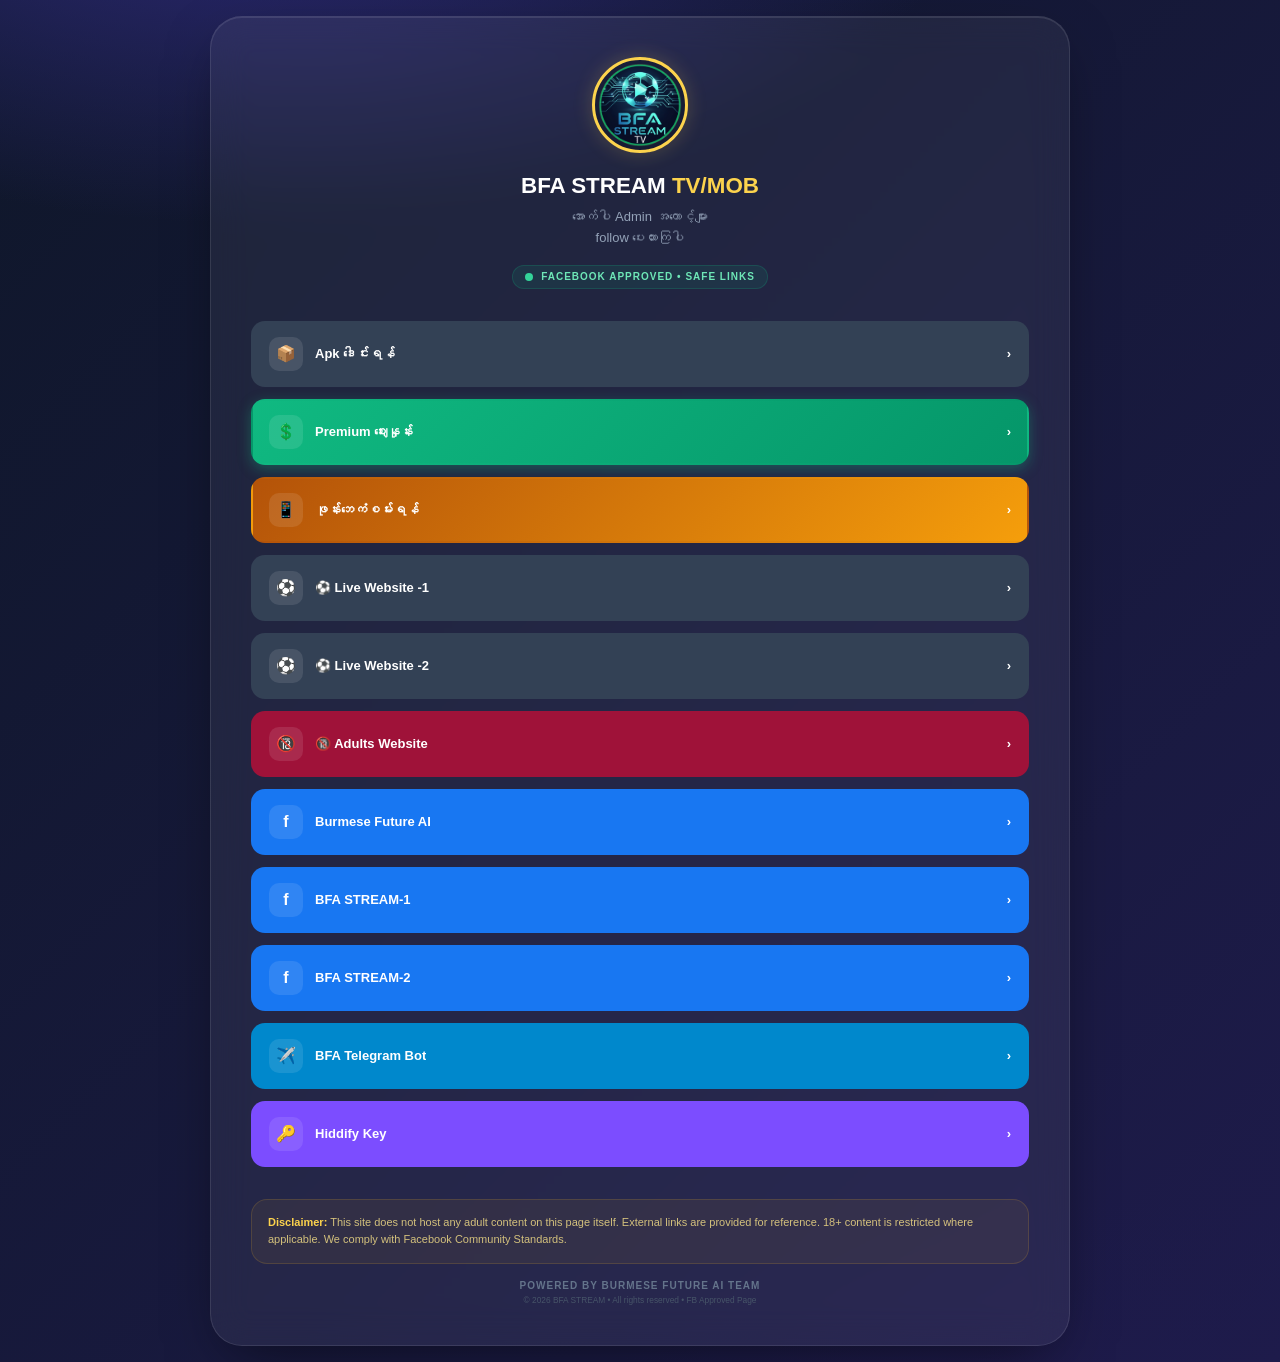
<file: index.html>
<!DOCTYPE html>
<html lang="my">
<head>
  <meta charset="UTF-8" />
  <meta name="viewport" content="width=device-width, initial-scale=1" />
  <title>BFA STREAM - Official Social Links | Facebook Approved</title>
  <meta name="description" content="Official BFA STREAM TV/MOB links hub - Educational & Entertainment" />
  <meta property="og:title" content="BFA STREAM TV/MOB - Official Links" />
  <meta property="og:description" content="Official BFA STREAM TV/MOB links - Download APK, watch on iOS/PC, follow us on social media." />
  <meta property="og:type" content="website" />
  <style>
    *, *::before, *::after { box-sizing: border-box; margin: 0; padding: 0; }
    
    body {
      min-height: 100vh;
      font-family: 'Segoe UI', Roboto, Helvetica, Arial, sans-serif;
      background:
        radial-gradient(1200px 600px at 20% -10%, #2e2a7a 0%, transparent 60%),
        radial-gradient(1000px 500px at 90% 110%, #1e1b4b 0%, transparent 60%),
        linear-gradient(135deg, #0f172a 0%, #1e1b4b 100%);
      color: #fff;
      display: flex;
      align-items: center;
      justify-content: center;
      padding: 1rem;
    }

    .card {
      width: 100%;
      max-width: 560px;
      border-radius: 32px;
      border: 1px solid rgba(255,255,255,0.1);
      background: rgba(255,255,255,0.06);
      backdrop-filter: blur(18px);
      box-shadow: 0 20px 60px -20px rgba(0,0,0,0.6), inset 0 1px 0 0 rgba(255,255,255,0.1);
      padding: 1.75rem 1.25rem;
      text-align: center;
    }

    @media (min-width: 768px) {
      .card { max-width: 860px; padding: 2.5rem; }
      .grid { grid-template-columns: 1fr 1fr; }
    }

    /* Logo Styling */
    .logo {
      width: 96px; 
      height: 96px;
      margin: 0 auto;
      border-radius: 50%;
      border: 3px solid #fcd34d;
      padding: 3px;
      background: rgba(15,23,42,0.6);
      display: flex; 
      align-items: center; 
      justify-content: center;
      font-size: 2rem;
      overflow: hidden;
      box-shadow: 0 0 20px rgba(252, 211, 77, 0.2);
      transition: transform 0.3s ease, box-shadow 0.3s ease;
    }

    .logo:hover {
      transform: scale(1.05);
      box-shadow: 0 0 25px rgba(252, 211, 77, 0.4);
    }

    .logo img {
      width: 100%;
      height: 100%;
      object-fit: cover;
      border-radius: 50%;
    }

    h1 { margin-top: 1.25rem; font-size: 1.4rem; font-weight: 900; }
    h1 span { color: #fcd34d; }
    
    .sub { margin-top: 0.5rem; font-size: 13px; color: #94a3b8; line-height: 1.6; }
    
    .badge {
      display: inline-flex; align-items: center; gap: 0.5rem;
      margin-top: 1rem; padding: 0.35rem 0.75rem;
      border-radius: 999px;
      background: rgba(16,185,129,0.1);
      border: 1px solid rgba(16,185,129,0.2);
      font-size: 10px; font-weight: 700; letter-spacing: 0.1em;
      text-transform: uppercase; color: #6ee7b7;
    }
    
    .badge .dot {
      width: 8px; height: 8px; border-radius: 50%;
      background: #34d399; animation: pulse 2s infinite;
    }
    
    @keyframes pulse { 50% { opacity: 0.5; } }

    .grid {
      margin-top: 2rem;
      display: grid;
      grid-template-columns: 1fr;
      gap: 0.75rem;
      text-align: left;
    }

    /* Base Button Styling */
    .btn {
      display: flex; align-items: center; justify-content: space-between;
      gap: 0.5rem; width: 100%;
      padding: 14px 1rem;
      border-radius: 14px;
      border: 2px solid transparent;
      font-weight: 700; font-size: 13px;
      color: #fff; text-decoration: none;
      cursor: pointer; transition: all 0.2s cubic-bezier(0.4, 0, 0.2, 1);
    }

    .btn:hover { filter: brightness(1.1); transform: translateY(-2px); }
    .btn:active { transform: translateY(0); }

    .btn-inner { display: flex; align-items: center; gap: 0.75rem; min-width: 0; flex: 1; }
    
    .icon {
      width: 34px; height: 34px; flex-shrink: 0;
      border-radius: 10px;
      background: rgba(255,255,255,0.1);
      display: flex; align-items: center; justify-content: center;
      font-size: 16px;
    }
    
    .btn span.label { overflow: hidden; text-overflow: ellipsis; white-space: nowrap; }

    /* Button Colors */
    .slate { background: #334155; }
    .red { background: #ef4444; }
    .blue { background: #1877f2; }
    .tg { background: #0088cc; }
    .black { background: #000; border-color: rgba(255,255,255,0.1); }
    .purple { background: #7c4dff; }
    .gold { background: linear-gradient(135deg, #b45309, #f59e0b); }
    .adult { background: #9f1239; }
    .span2 { grid-column: 1 / -1; }

    /* Premium Money Color Button */
    .btn.moneycolor {
      background: linear-gradient(135deg, #10b981 0%, #059669 100%);
      color: #ffffff;
      box-shadow: 0 4px 14px rgba(16, 185, 129, 0.35);
    }

    .btn.moneycolor:hover {
      box-shadow: 0 6px 20px rgba(16, 185, 129, 0.5);
      background: linear-gradient(135deg, #34d399 0%, #10b981 100%);
    }

    .disclaimer {
      margin-top: 2rem;
      padding: 0.875rem 1rem;
      border-radius: 16px;
      background: rgba(251,191,36,0.06);
      border: 1px solid rgba(251,191,36,0.15);
      text-align: left;
      font-size: 11px; line-height: 1.6;
      color: rgba(253,230,138,0.8);
    }
    .disclaimer strong { color: #fcd34d; }

    .footer {
      margin-top: 1rem;
      font-size: 10px;
      color: #64748b;
      letter-spacing: 0.1em;
      text-transform: uppercase;
      font-weight: 700;
    }
    .footer small {
      display: block;
      margin-top: 0.25rem;
      text-transform: none;
      letter-spacing: normal;
      font-weight: 400;
      color: #475569;
    }
  </style>
</head>
<body>
  <div class="card">
    
    <!-- Logo နေရာတွင် မိမိ Logo URL ပြောင်းထည့်ရန် (ပုံမရှိလျှင် 📺 ပေါ်ပါမည်) -->
    <div class="logo">
      <img src="logo.png?text=BFA" alt="BFA STREAM Logo" onerror="this.outerHTML='📺';">
    </div>

    <h1>BFA STREAM <span>TV/MOB</span></h1>
    <p class="sub">အောက်ပါ Admin အကောင့်များ<br />follow ပေးထားကြပါ</p>
    <div class="badge"><span class="dot"></span> Facebook Approved • Safe Links</div>

    <div class="grid">
      <!-- 1 Apk -->
      <a class="btn slate" href="https://vercel-gate-fspnhneg.manus.space/gateway/apk-downloader/download.html">
        <div class="btn-inner"><div class="icon">📦</div><span class="label">Apk ဒေါင်းရန်</span></div>
        <span>›</span>
      </a>

      <!-- Premium Pricing -->
      <a class="btn moneycolor" href="https://vercel-gate-fspnhneg.manus.space/gateway/apk-downloader/activation.html" target="_blank" rel="noopener noreferrer">
        <div class="btn-inner"><div class="icon">💲</div><span class="label">Premium ဈေးနှုန်း</span></div>
        <span>›</span>
      </a>

      <!-- 2 Phone bill lottery -->
      <a class="btn gold" href="https://vercel-gate-fspnhneg.manus.space/gateway/lucky-wheel" target="_blank" rel="noopener noreferrer">
        <div class="btn-inner"><div class="icon">📱</div><span class="label">ဖုန်းဘေကံစမ်းရန်</span></div>
        <span>›</span>
      </a>

      <!-- 3 Live Website 1 -->
      <a class="btn slate" href="https://vercel-gate-fspnhneg.manus.space/gateway/bamarthan-one" target="_blank" rel="noopener noreferrer">
        <div class="btn-inner"><div class="icon">⚽</div><span class="label">⚽ Live Website -1</span></div>
        <span>›</span>
      </a>

      <!-- 4 Live Website 2 -->
      <a class="btn slate" href="https://vercel-gate-fspnhneg.manus.space/gateway/bamarthan" target="_blank" rel="noopener noreferrer">
        <div class="btn-inner"><div class="icon">⚽</div><span class="label">⚽ Live Website -2</span></div>
        <span>›</span>
      </a>

      <!-- 5 Adults -->
      <a class="btn adult" href="https://bfa-adults-tv.vercel.app/" target="_blank" rel="noopener noreferrer">
        <div class="btn-inner"><div class="icon">🔞</div><span class="label">🔞 Adults Website</span></div>
        <span>›</span>
      </a>

      <!-- Facebook -->
      <a class="btn blue" href="https://www.facebook.com/profile.php?id=61579748833767" target="_blank" rel="noopener noreferrer">
        <div class="btn-inner"><div class="icon">f</div><span class="label">Burmese Future AI</span></div>
        <span>›</span>
      </a>
      <a class="btn blue" href="https://www.facebook.com/profile.php?id=61579068101439" target="_blank" rel="noopener noreferrer">
        <div class="btn-inner"><div class="icon">f</div><span class="label">BFA STREAM-1</span></div>
        <span>›</span>
      </a>
      <a class="btn blue" href="https://www.facebook.com/profile.php?id=61579207832272" target="_blank" rel="noopener noreferrer">
        <div class="btn-inner"><div class="icon">f</div><span class="label">BFA STREAM-2</span></div>
        <span>›</span>
      </a>

      <!-- Telegram -->
      <a class="btn tg" href="https://t.me/BFASTREAMDownloader" target="_blank" rel="noopener noreferrer">
        <div class="btn-inner"><div class="icon">✈️</div><span class="label">BFA Telegram Bot</span></div>
        <span>›</span>
      </a>

      <!-- VPN / Hiddify -->
      <a class="btn purple span2" href="Vpnkey.html">
        <div class="btn-inner"><div class="icon">🔑</div><span class="label">Hiddify Key</span></div>
        <span>›</span>
      </a>
    </div>

    <div class="disclaimer">
      <strong>Disclaimer:</strong> This site does not host any adult content on this page itself.
      External links are provided for reference. 18+ content is restricted where applicable.
      We comply with Facebook Community Standards.
    </div>

    <div class="footer">
      Powered by Burmese Future AI Team
      <small>© <span id="y"></span> BFA STREAM • All rights reserved • FB Approved Page</small>
    </div>
  </div>

  <script>
    document.getElementById('y').textContent = new Date().getFullYear();
  </script>
</body>
</html>
</file>
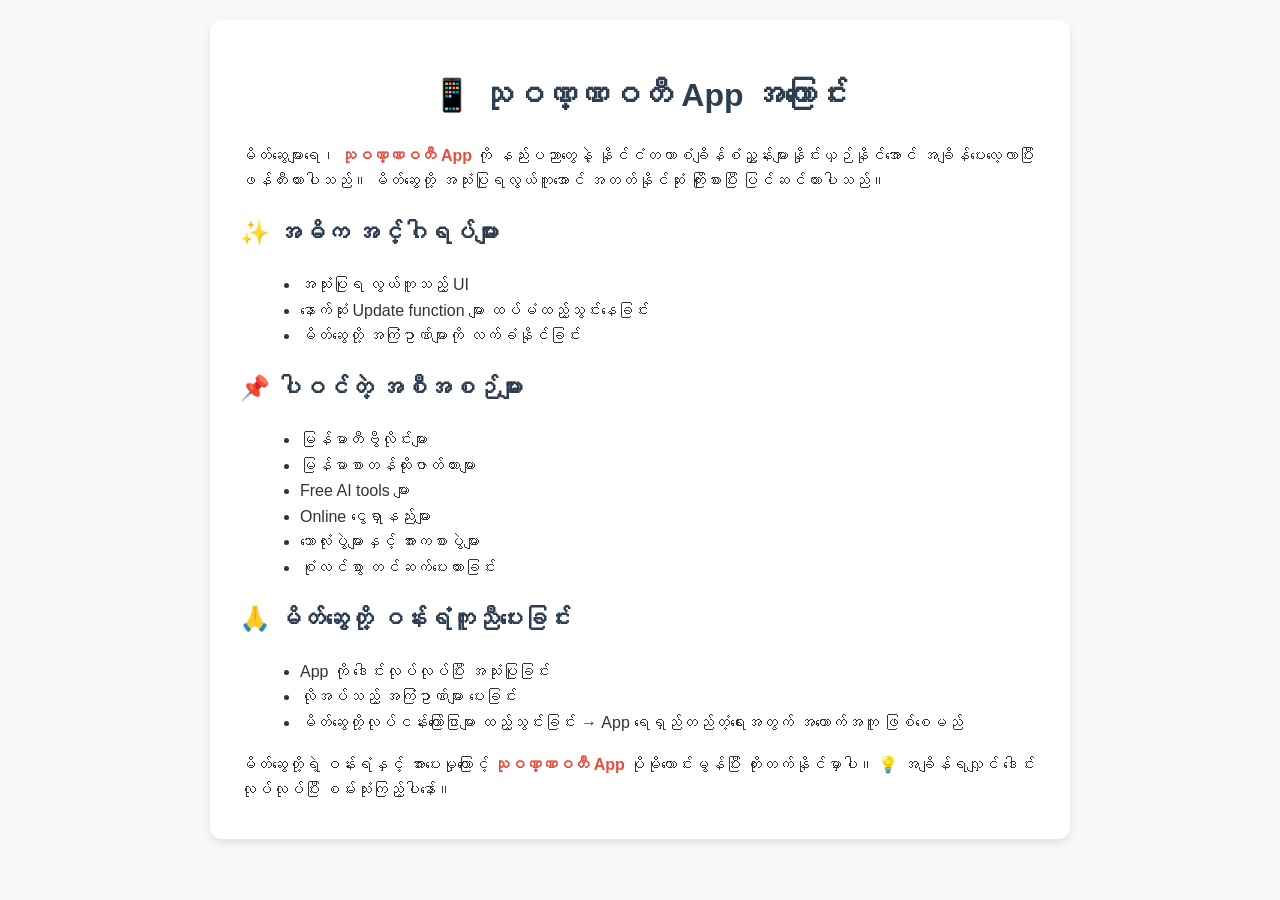
<file: about (6).html>
<!DOCTYPE html>
<html lang="my">
<head>
  <meta charset="UTF-8">
  <meta name="viewport" content="width=device-width, initial-scale=1.0">
  <title>သုဝဏ္ဏဝတီ App About</title>
  <style>
    body {
      font-family: "Myanmar Text", sans-serif;
      background-color: #f8f9fa;
      color: #333;
      line-height: 1.6;
      margin: 0;
      padding: 0 20px;
    }
    h1, h2 {
      color: #2c3e50;
    }
    h1 {
      text-align: center;
      margin-top: 30px;
    }
    ul {
      list-style-type: disc;
      margin-left: 20px;
    }
    .content {
      max-width: 800px;
      margin: 20px auto;
      background: #fff;
      padding: 20px 30px;
      border-radius: 12px;
      box-shadow: 0 4px 10px rgba(0,0,0,0.1);
    }
    .highlight {
      color: #e74c3c;
      font-weight: bold;
    }
  </style>
</head>
<body>
  <div class="content">
    <h1>📱 သုဝဏ္ဏဝတီ App အကြောင်း</h1>
    
    <p>
      မိတ်ဆွေများရေ၊ <span class="highlight">သုဝဏ္ဏဝတီ App</span> ကို နည်းပညာတွေနဲ့ နိုင်ငံတကာစံချိန်စံညွှန်းများနှိုင်းယှဉ်နိုင်အောင် အချိန်ပေးလေ့လာပြီး ဖန်တီးထားပါသည်။ မိတ်ဆွေတို့ အသုံးပြုရလွယ်ကူအောင် အတတ်နိုင်ဆုံး ကြိုးစားပြီး ပြင်ဆင်ထားပါသည်။
    </p>

    <h2>✨ အဓိက အင်္ဂါရပ်များ</h2>
    <ul>
      <li>အသုံးပြုရ လွယ်ကူသည့် UI</li>
      <li>နောက်ဆုံး Update function များ ထပ်မံထည့်သွင်းနေခြင်း</li>
      <li>မိတ်ဆွေတို့ အကြံဥာဏ်များကို လက်ခံနိုင်ခြင်း</li>
    </ul>

    <h2>📌 ပါဝင်တဲ့ အစီအစဉ်များ</h2>
    <ul>
      <li>မြန်မာတီဗွီလိုင်းများ</li>
      <li>မြန်မာစာတန်ထိုးဇာတ်ကားများ</li>
      <li>Free AI tools များ</li>
      <li>Online ငွေရှာနည်းများ</li>
      <li>ဘောလုံးပွဲများနှင့် အားကစားပွဲများ</li>
      <li>စုံလင်စွာ တင်ဆက်ပေးထားခြင်း</li>
    </ul>

    <h2>🙏 မိတ်ဆွေတို့ ဝန်းရံကူညီပေးခြင်း</h2>
    <ul>
      <li>App ကို ဒေါင်းလုပ်လုပ်ပြီး အသုံးပြုခြင်း</li>
      <li>လိုအပ်သည့် အကြံဥာဏ်များ ပေးခြင်း</li>
      <li>မိတ်ဆွေတို့လုပ်ငန်းကြော်ငြာများ ထည့်သွင်းခြင်း → App ရေရှည်တည်တံ့ရေးအတွက် အထောက်အကူ ဖြစ်စေမည်</li>
    </ul>

    <p>
      မိတ်ဆွေတို့ရဲ့ ဝန်းရံနှင့် အားပေးမှုကြောင့် <span class="highlight">သုဝဏ္ဏဝတီ App</span> ပိုမိုကောင်းမွန်ပြီး တိုးတက်နိုင်မှာပါ။  
      💡 အချိန်ရလျှင် ဒေါင်းလုပ်လုပ်ပြီး စမ်းသုံးကြည့်ပါနော်။
    </p>
  </div>
</body>
</html>
</file>
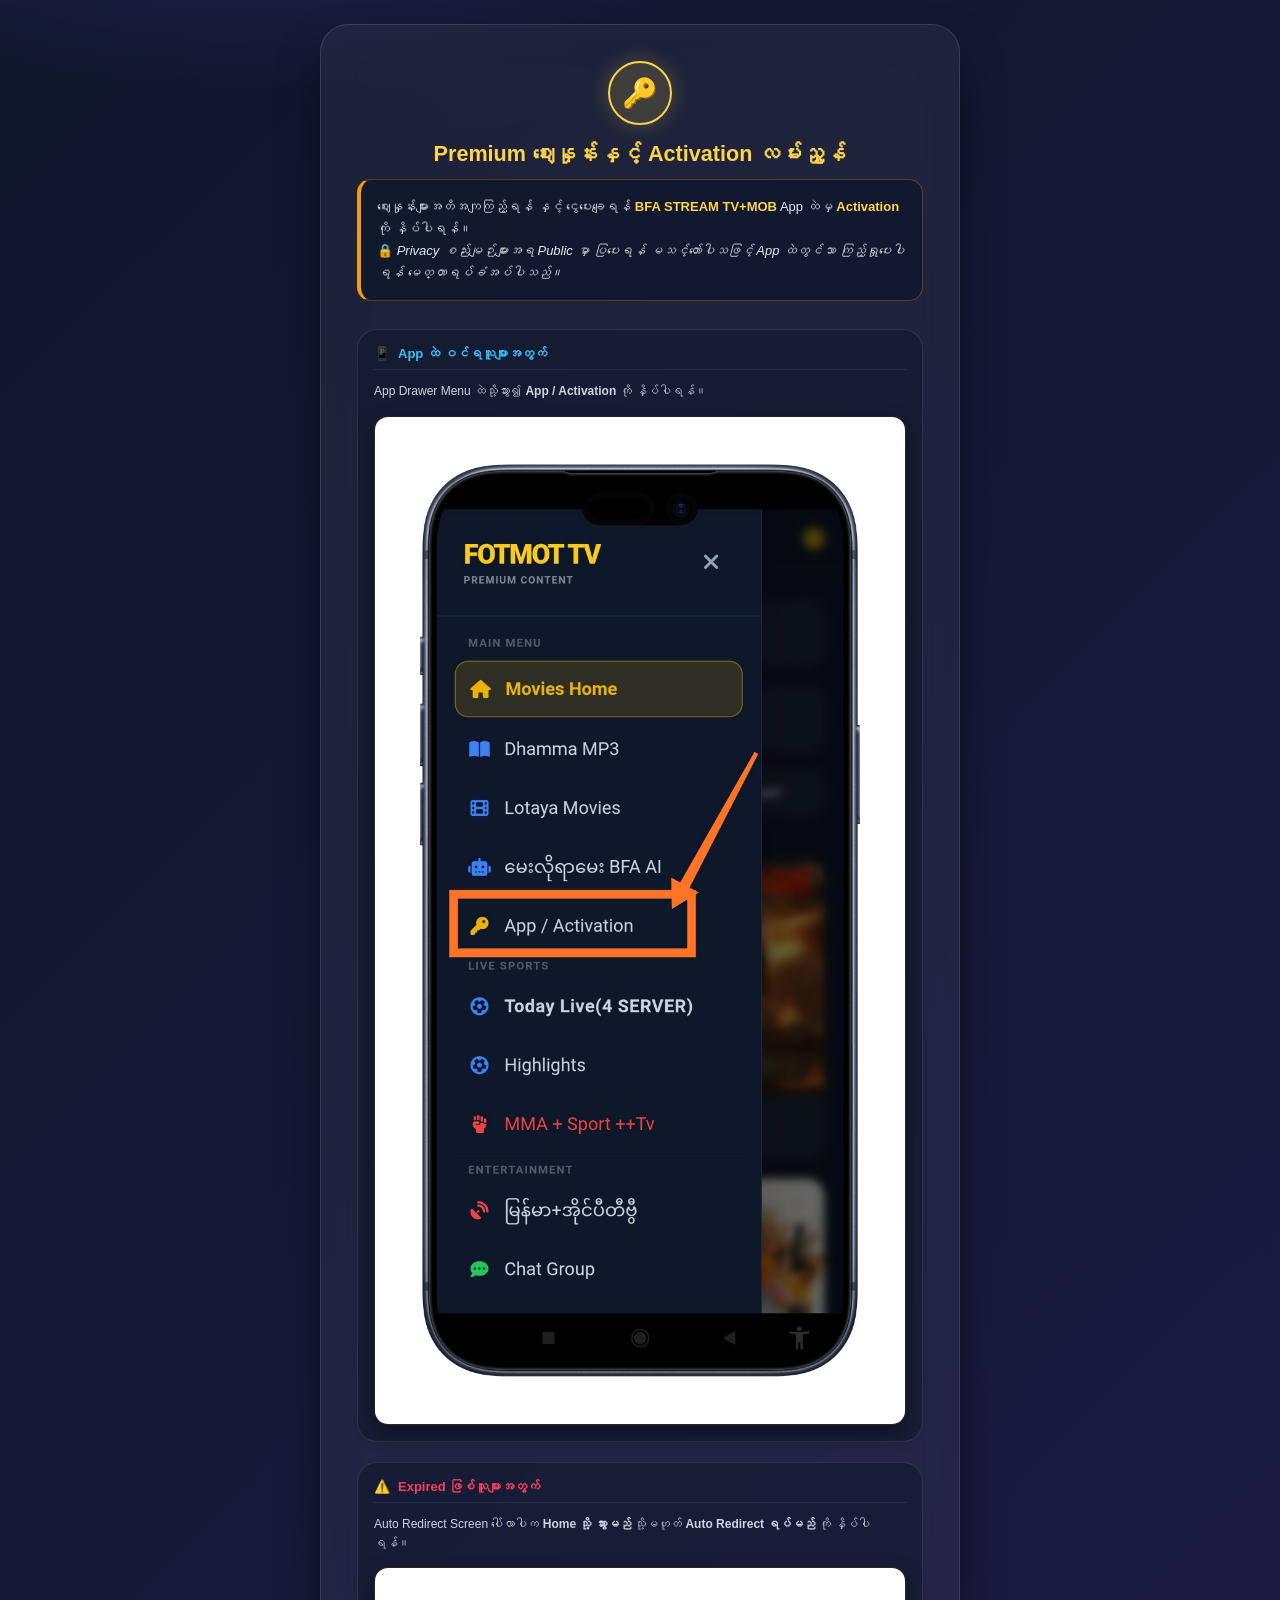
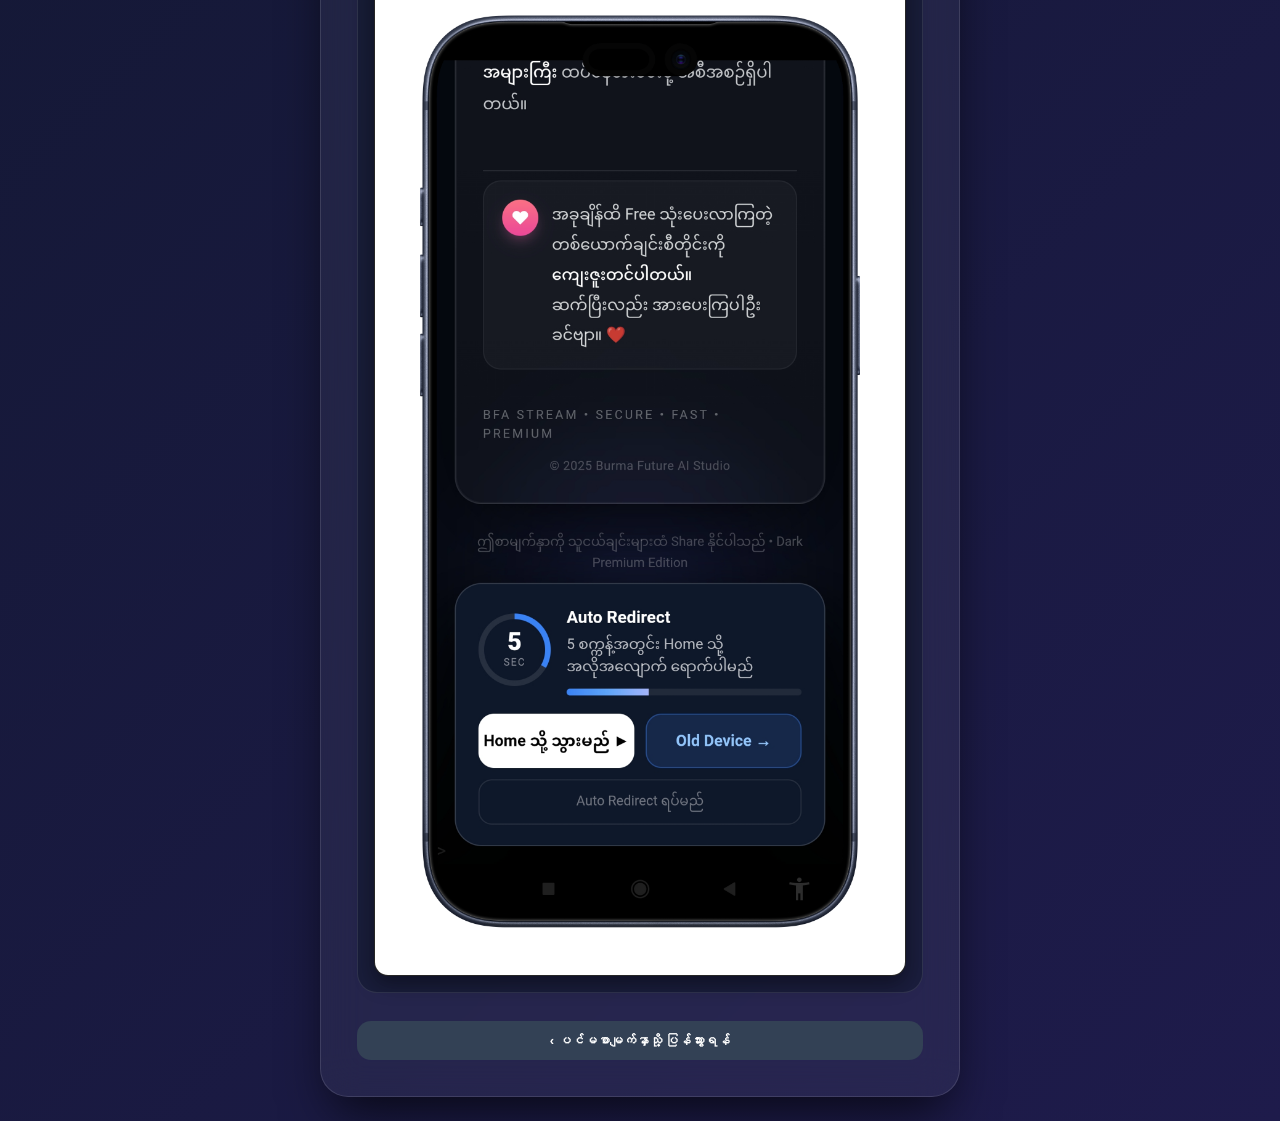
<file: contact.html>
<!DOCTYPE html>
<html lang="my">
<head>
  <meta charset="UTF-8" />
  <meta name="viewport" content="width=device-width, initial-scale=1.0" />
  <title>BFA STREAM - Premium & Activation Guide</title>
  <style>
    *, *::before, *::after { box-sizing: border-box; margin: 0; padding: 0; }

    body {
      min-height: 100vh;
      font-family: 'Segoe UI', Roboto, Helvetica, Arial, sans-serif;
      background:
        radial-gradient(1200px 600px at 20% -10%, #2e2a7a 0%, transparent 60%),
        radial-gradient(1000px 500px at 90% 110%, #1e1b4b 0%, transparent 60%),
        linear-gradient(135deg, #0f172a 0%, #1e1b4b 100%);
      color: #fff;
      display: flex;
      align-items: center;
      justify-content: center;
      padding: 1.5rem 1rem;
    }

    .card {
      width: 100%;
      max-width: 640px;
      border-radius: 28px;
      border: 1px solid rgba(255, 255, 255, 0.12);
      background: rgba(255, 255, 255, 0.05);
      backdrop-filter: blur(20px);
      box-shadow: 0 25px 50px -12px rgba(0, 0, 0, 0.7);
      padding: 1.75rem 1.25rem;
      text-align: center;
    }

    @media (min-width: 640px) {
      .card { padding: 2.25rem; }
      .guides-grid { grid-template-columns: 1fr 1fr; }
    }

    .icon-badge {
      width: 64px;
      height: 64px;
      margin: 0 auto 1rem;
      border-radius: 50%;
      background: rgba(252, 211, 77, 0.15);
      border: 2px solid #fcd34d;
      display: flex;
      align-items: center;
      justify-content: center;
      font-size: 1.8rem;
      box-shadow: 0 0 20px rgba(252, 211, 77, 0.25);
    }

    h2 {
      font-size: 1.35rem;
      font-weight: 800;
      color: #fcd34d;
      margin-bottom: 0.75rem;
    }

    .notice-box {
      background: rgba(15, 23, 42, 0.7);
      border: 1px solid rgba(245, 158, 11, 0.3);
      border-left: 4px solid #f59e0b;
      border-radius: 14px;
      padding: 1rem;
      text-align: left;
      font-size: 13px;
      line-height: 1.7;
      color: #e2e8f0;
      margin-bottom: 1.75rem;
    }

    .notice-box strong { color: #fcd34d; }

    /* Guide Grid Layout */
    .guides-grid {
      display: grid;
      grid-template-columns: 1fr;
      gap: 1.25rem;
      text-align: left;
    }

    .guide-item {
      background: rgba(15, 23, 42, 0.5);
      border: 1px solid rgba(255, 255, 255, 0.1);
      border-radius: 20px;
      padding: 1rem;
      display: flex;
      flex-direction: column;
      justify-content: space-between;
    }

    .guide-header {
      display: flex;
      align-items: center;
      gap: 0.5rem;
      font-size: 13px;
      font-weight: 700;
      color: #38bdf8;
      margin-bottom: 0.75rem;
      padding-bottom: 0.5rem;
      border-bottom: 1px solid rgba(255, 255, 255, 0.08);
    }

    .guide-header.expired {
      color: #f43f5e;
    }

    .guide-desc {
      font-size: 12px;
      color: #cbd5e1;
      line-height: 1.6;
      margin-bottom: 0.875rem;
    }

    .image-container {
      width: 100%;
      border-radius: 14px;
      overflow: hidden;
      border: 1.5px solid rgba(255, 255, 255, 0.15);
      box-shadow: 0 8px 20px rgba(0, 0, 0, 0.4);
      background: #000;
    }

    .image-container img {
      width: 100%;
      height: auto;
      display: block;
    }

    .btn-back {
      display: inline-flex;
      align-items: center;
      justify-content: center;
      gap: 0.5rem;
      margin-top: 1.75rem;
      padding: 12px 24px;
      width: 100%;
      border-radius: 14px;
      background: #334155;
      color: #fff;
      text-decoration: none;
      font-weight: 700;
      font-size: 13px;
      transition: all 0.2s ease;
    }

    .btn-back:hover {
      background: #475569;
      transform: translateY(-2px);
    }
  </style>
</head>
<body>

  <div class="card">
    <div class="icon-badge">🔑</div>
    <h2>Premium ဈေးနှုန်းနှင့် Activation လမ်းညွှန်</h2>

    <div class="notice-box">
      ဈေးနှုန်းများအတိအကျကြည့်ရန် နှင့် ငွေပေးချေရန် <strong>BFA STREAM TV+MOB</strong> App ထဲမှ <strong>Activation</strong> ကို နှိပ်ပါရန်။<br/>
      🔒 <i>Privacy စည်းမျဉ်းများအရ Public မှာ ပြပေးရန် မသင့်တော်ပါသဖြင့် App ထဲတွင်သာ ကြည့်ရှုပေးပါရန် မေတ္တာရပ်ခံအပ်ပါသည်။</i>
    </div>

    <div class="guides-grid">
      <!-- 1. App ထဲ ဝင်ရသူများအတွက် -->
      <div class="guide-item">
        <div>
          <div class="guide-header">
            <span>📱</span> App ထဲ ဝင်ရသူများအတွက်
          </div>
          <p class="guide-desc">
            App Drawer Menu ထဲသို့သွား၍ <strong>App / Activation</strong> ကို နှိပ်ပါရန်။
          </p>
        </div>
        <div class="image-container">
          <img src="app-activated.PNG" alt="App ထဲဝင်ရသူများအတွက် လမ်းညွှန်">
        </div>
      </div>

      <!-- 2. Expired ဖြစ်သူများအတွက် -->
      <div class="guide-item">
        <div>
          <div class="guide-header expired">
            <span>⚠️</span> Expired ဖြစ်သူများအတွက်
          </div>
          <p class="guide-desc">
            Auto Redirect Screen ပေါ်လာပါက <strong>Home သို့ သွားမည်</strong> သို့မဟုတ် <strong>Auto Redirect ရပ်မည်</strong> ကို နှိပ်ပါရန်။
          </p>
        </div>
        <div class="image-container">
          <img src="ifexpired .PNG" alt="Expired ဖြစ်သူများအတွက် လမ်းညွှန်">
        </div>
      </div>
    </div>

    <a href="index.html" class="btn-back">‹ ပင်မစာမျက်နှာသို့ ပြန်သွားရန်</a>
  </div>

</body>
</html>
</file>
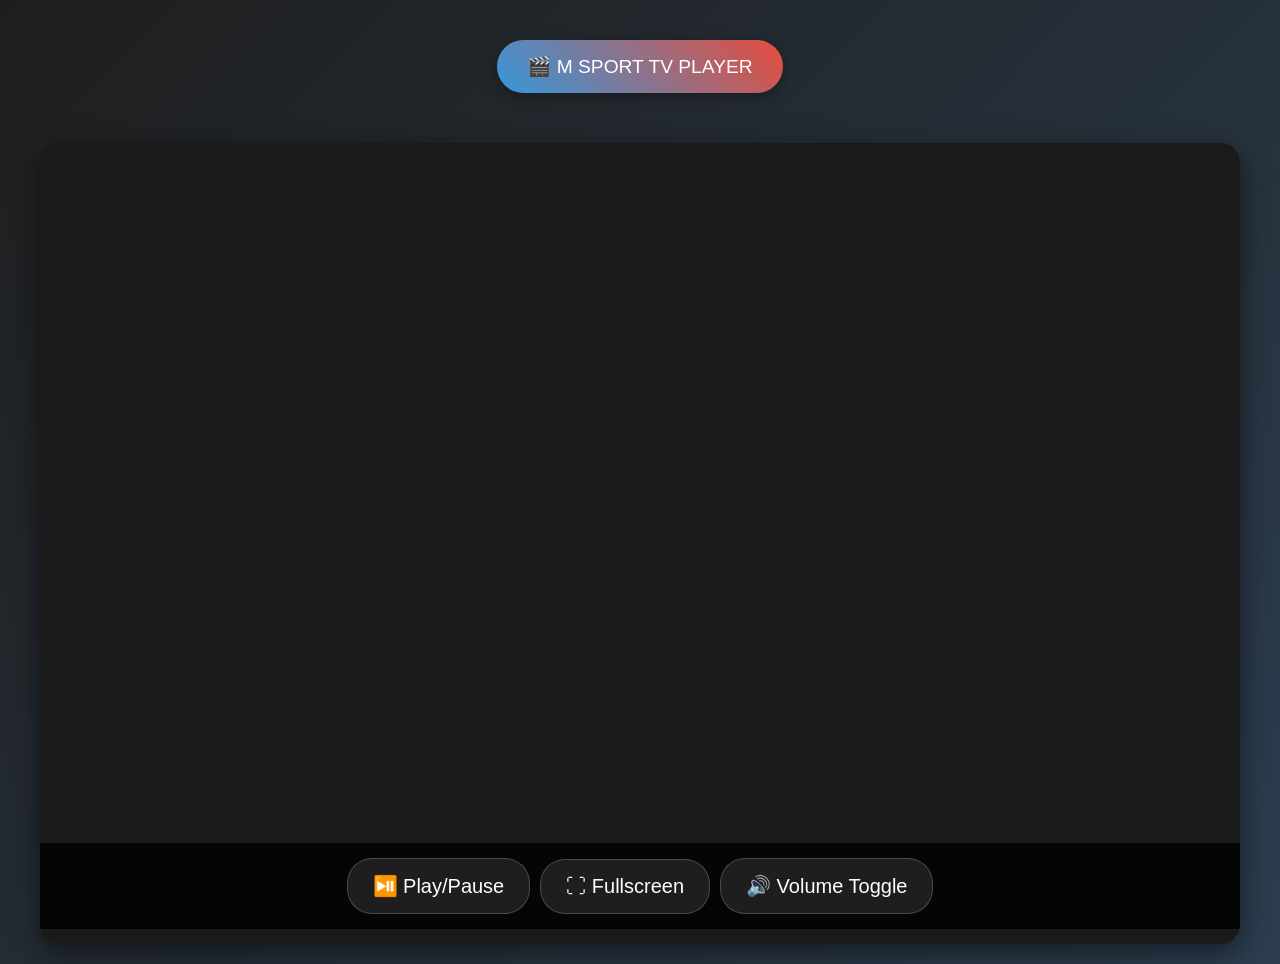
<file: playerbyai.html>
<!DOCTYPE html>
<html lang="en">
<head>
    <meta charset="UTF-8">
    <meta name="viewport" content="width=device-width, initial-scale=1.0">
    <title>M SPORT TV PLAYER</title>
    
    <!-- Custom CSS -->
    <style>
        :root {
            --primary-color: #2c3e50;
            --secondary-color: #3498db;
            --accent-color: #e74c3c;
        }

        body {
            margin: 0;
            padding: 20px;
            background: linear-gradient(135deg, #1e1e1e, #2c3e50);
            font-family: 'Segoe UI', Tahoma, Geneva, Verdana, sans-serif;
            color: white;
            min-height: 100vh;
        }

        .header {
            text-align: center;
            padding: 20px;
            margin-bottom: 30px;
            position: relative;
        }

        .custom-btn {
            background: linear-gradient(45deg, var(--secondary-color), var(--accent-color));
            border: none;
            padding: 15px 30px;
            color: white;
            border-radius: 50px;
            font-size: 1.2em;
            cursor: pointer;
            box-shadow: 0 4px 15px rgba(0,0,0,0.3);
            transition: transform 0.3s, box-shadow 0.3s;
        }

        .custom-btn:hover, .custom-btn:focus {
            transform: translateY(-2px);
            box-shadow: 0 6px 20px rgba(0,0,0,0.4);
            outline: none;
        }

        .player-container {
            max-width: 1200px;
            margin: 0 auto;
            border-radius: 20px;
            overflow: hidden;
            box-shadow: 0 10px 30px rgba(0,0,0,0.5);
            background: #1a1a1a;
            position: relative;
        }

        #player {
            width: 100%;
            height: 600px;
            border: none;
            transition: transform 0.3s;
        }

        .player-controls {
            padding: 15px;
            background: rgba(0,0,0,0.8);
            display: flex;
            gap: 10px;
            justify-content: center;
            align-items: center;
        }

        .control-btn {
            padding: 10px 20px;
            border-radius: 25px;
            background: rgba(255,255,255,0.1);
            border: 1px solid rgba(255,255,255,0.2);
            color: white;
            cursor: pointer;
            transition: all 0.3s;
            font-size: 16px;
            min-width: 120px;
        }

        .control-btn:hover, .control-btn:focus {
            background: var(--secondary-color);
            transform: scale(1.05);
            outline: 3px solid rgba(255,255,255,0.3);
        }

        .loading-spinner {
            position: absolute;
            top: 50%;
            left: 50%;
            transform: translate(-50%, -50%);
            width: 50px;
            height: 50px;
            border: 5px solid #f3f3f3;
            border-top: 5px solid var(--secondary-color);
            border-radius: 50%;
            animation: spin 1s linear infinite;
            display: none;
        }

        @keyframes spin {
            0% { transform: translate(-50%, -50%) rotate(0deg); }
            100% { transform: translate(-50%, -50%) rotate(360deg); }
        }

        .video-title {
            text-align: center;
            margin: 15px 0;
            font-size: 1.5em;
            color: var(--secondary-color);
        }

        /* TV Optimized Styles */
        @media (min-width: 1280px) {
            .control-btn {
                font-size: 20px;
                padding: 15px 25px;
                min-width: 150px;
            }
            
            #player {
                height: 700px;
            }
        }

        /* Mobile Styles */
        @media (max-width: 768px) {
            #player {
                height: 400px;
            }
            
            .custom-btn {
                padding: 12px 25px;
                font-size: 1em;
            }
        }
    </style>
</head>
<body>
    <div class="header">
        <button onclick="window.location.href='/'" class="custom-btn">
            🎬 M SPORT TV PLAYER
        </button>
    </div>

    <div class="player-container">
        <div class="loading-spinner"></div>
        <div id="player" class="My-Player"></div>
        <div class="player-controls">
            <button class="control-btn" onclick="togglePlay()">⏯️ Play/Pause</button>
            <button class="control-btn" onclick="toggleFullscreen()">⛶ Fullscreen</button>
            <button class="control-btn" onclick="toggleVolume()">🔊 Volume Toggle</button>
        </div>
        <div class="video-title" id="videoTitle"></div>
    </div>

    <script src="https://msportmm.vercel.app/myjs/player.js" type="text/javascript"></script>
    
    <script>
        // Initialize Player
        const urlParams = new URLSearchParams(window.location.search);
        const videoUrl = urlParams.get('videoUrl');
        let player;

        function initializePlayer() {
            player = Playerjs({
                id: "player",
                file: videoUrl,
                poster: "https://i.imgur.com/T4i6UFD.jpg",
                autoplay: true,
                title: "M SPORT HD STREAM",
                css: {
                    control: {
                        background: "rgba(0,0,0,0.8)",
                        color: "#ffffff"
                    }
                }
            });

            // Player Events
            player.on('ready', () => {
                document.querySelector('.loading-spinner').style.display = 'none';
                document.getElementById('videoTitle').textContent = player.config.title;
                setupTVControls();
            });

            player.on('waiting', () => {
                document.querySelector('.loading-spinner').style.display = 'block';
            });

            player.on('error', (err) => {
                alert('Player Error: ' + err.message);
                document.querySelector('.loading-spinner').style.display = 'none';
            });
        }

        // Control Functions
        function togglePlay() {
            player.api(player.api('paused') ? 'play' : 'pause');
        }

        function toggleFullscreen() {
            player.api('fullscreen');
        }

        function toggleVolume() {
            const currentVolume = player.api('volume');
            player.api('volume', currentVolume > 0 ? 0 : 1);
        }

        // Android TV Remote Control Support
        function setupTVControls() {
            let currentFocusIndex = 0;
            const focusableElements = document.querySelectorAll('.control-btn, .custom-btn');

            // Add TV Navigation Attributes
            focusableElements.forEach((el, index) => {
                el.setAttribute('tabindex', index + 1);
            });

            // Key Event Handler
            document.addEventListener('keydown', (e) => {
                switch(e.key) {
                    case 'ArrowUp':
                        currentFocusIndex = Math.max(0, currentFocusIndex - 1);
                        break;
                    case 'ArrowDown':
                        currentFocusIndex = Math.min(focusableElements.length - 1, currentFocusIndex + 1);
                        break;
                    case 'ArrowLeft':
                        player.api('seek', player.api('time') - 10);
                        break;
                    case 'ArrowRight':
                        player.api('seek', player.api('time') + 10);
                        break;
                    case 'Enter':
                        focusableElements[currentFocusIndex].click();
                        break;
                    case 'Backspace':
                        window.history.back();
                        break;
                    case 'MediaPlayPause':
                        togglePlay();
                        break;
                    case 'VolumeUp':
                        player.api('volume', Math.min(1, player.api('volume') + 0.1));
                        break;
                    case 'VolumeDown':
                        player.api('volume', Math.max(0, player.api('volume') - 0.1));
                        break;
                }
                focusableElements[currentFocusIndex].focus();
            });
        }

        // Initialize
        initializePlayer();
    </script>
</body>
</html>
</file>
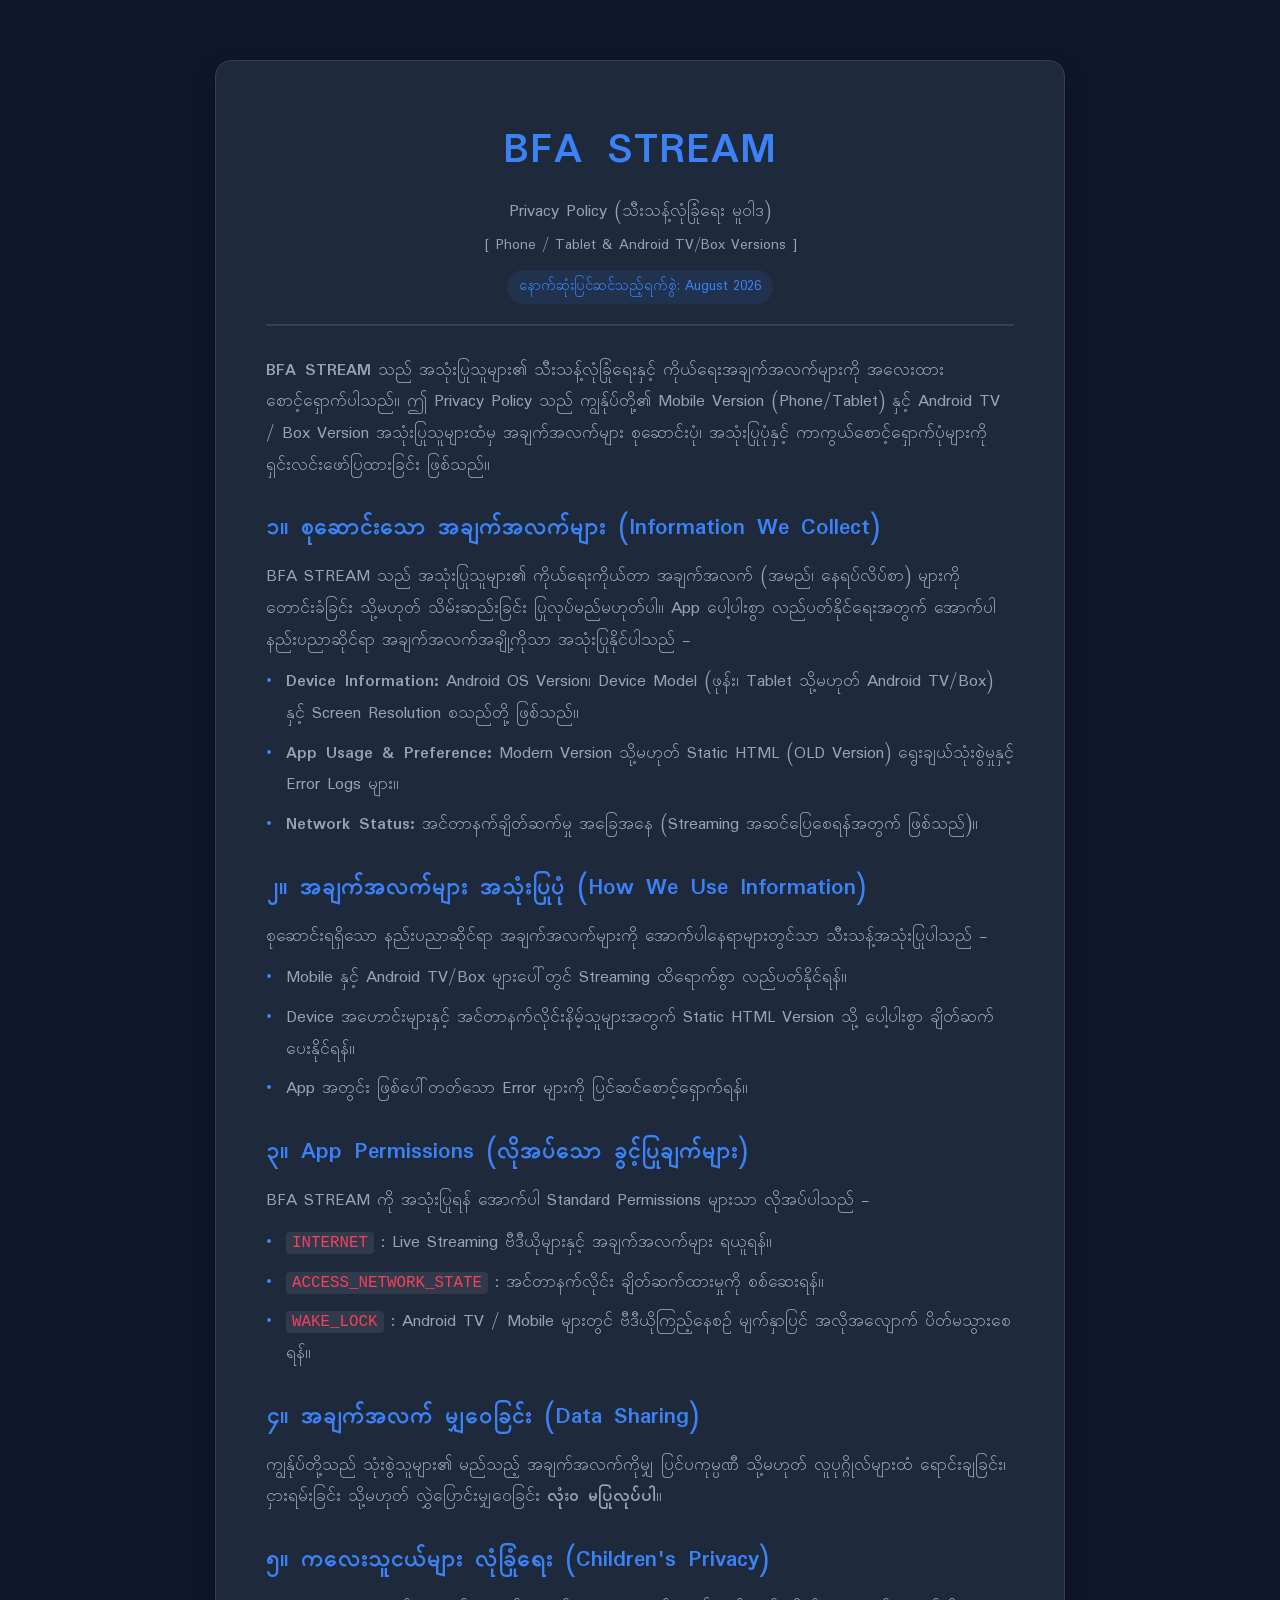
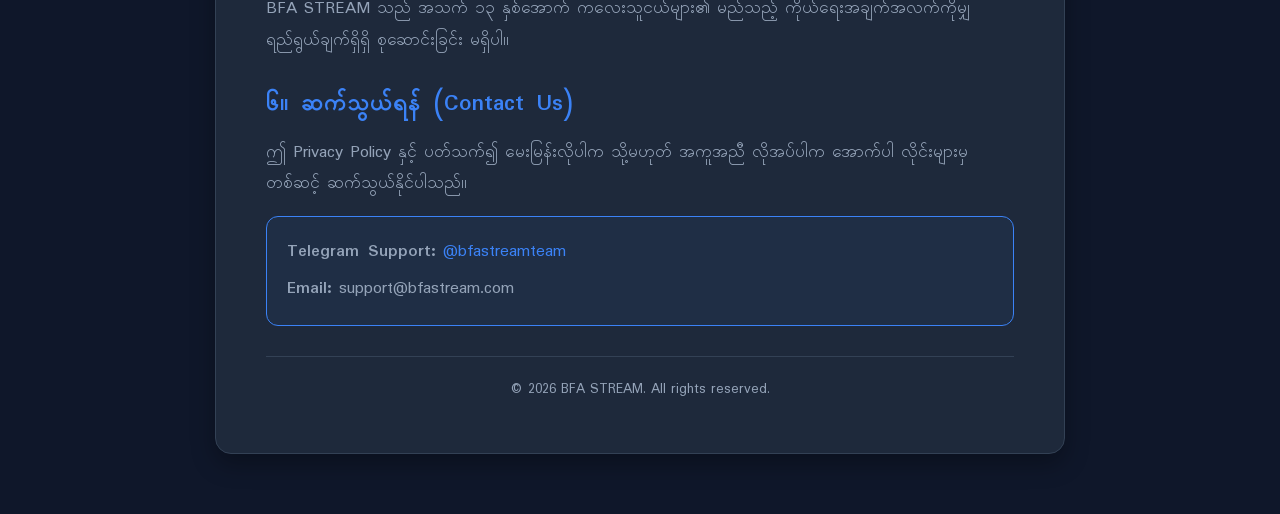
<file: Privacy.html>
<!DOCTYPE html>
<html lang="my">
<head>
    <meta charset="UTF-8">
    <meta name="viewport" content="width=device-width, initial-scale=1.0">
    <title>Privacy Policy - BFA STREAM</title>
    <link href="https://fonts.googleapis.com/css2?family=Padauk:wght@400;700&display=swap" rel="stylesheet">
    <style>
        :root {
            --bg-color: #0f172a;
            --card-bg: #1e293b;
            --text-color: #f8fafc;
            --text-muted: #94a3b8;
            --primary-color: #3b82f6;
            --border-color: #334155;
        }

        * {
            box-sizing: border-box;
            margin: 0;
            padding: 0;
        }

        body {
            font-family: 'Padauk', sans-serif;
            background-color: var(--bg-color);
            color: var(--text-color);
            line-height: 1.8;
            padding: 20px;
            display: flex;
            justify-content: center;
        }

        .container {
            max-width: 850px;
            width: 100%;
            background-color: var(--card-bg);
            padding: 40px;
            border-radius: 16px;
            box-shadow: 0 10px 25px rgba(0, 0, 0, 0.3);
            border: 1px solid var(--border-color);
            margin: 20px 0;
        }

        .header {
            text-align: center;
            border-bottom: 2px solid var(--border-color);
            padding-bottom: 20px;
            margin-bottom: 30px;
        }

        .app-title {
            color: var(--primary-color);
            font-size: 2.2rem;
            font-weight: 700;
            letter-spacing: 1px;
            margin-bottom: 5px;
        }

        .subtitle {
            font-size: 1.1rem;
            color: var(--text-muted);
        }

        .last-updated {
            display: inline-block;
            margin-top: 10px;
            font-size: 0.9rem;
            background-color: rgba(59, 130, 246, 0.1);
            color: var(--primary-color);
            padding: 4px 12px;
            border-radius: 20px;
        }

        .section {
            margin-bottom: 25px;
        }

        .section-title {
            font-size: 1.3rem;
            color: var(--primary-color);
            margin-bottom: 12px;
            display: flex;
            align-items: center;
        }

        p {
            color: var(--text-muted);
            font-size: 1rem;
            margin-bottom: 10px;
        }

        ul {
            list-style: none;
            padding-left: 0;
        }

        li {
            position: relative;
            padding-left: 20px;
            margin-bottom: 8px;
            color: var(--text-muted);
        }

        li::before {
            content: "•";
            color: var(--primary-color);
            font-weight: bold;
            font-size: 1.2rem;
            position: absolute;
            left: 0;
            top: -2px;
        }

        code {
            background-color: rgba(255, 255, 255, 0.08);
            color: #f43f5e;
            padding: 2px 6px;
            border-radius: 4px;
            font-family: monospace;
            font-size: 0.9em;
        }

        .contact-box {
            background-color: rgba(59, 130, 246, 0.05);
            border: 1px solid var(--primary-color);
            padding: 20px;
            border-radius: 12px;
            margin-top: 15px;
        }

        .contact-box a {
            color: var(--primary-color);
            text-decoration: none;
        }

        .contact-box a:hover {
            text-decoration: underline;
        }

        .footer {
            text-align: center;
            margin-top: 30px;
            padding-top: 20px;
            border-top: 1px solid var(--border-color);
            color: var(--text-muted);
            font-size: 0.9rem;
        }

        /* Android TV / Large Screen adjustments */
        @media (min-width: 1024px) {
            body {
                padding: 40px;
            }
            .container {
                padding: 50px;
            }
            .app-title {
                font-size: 2.8rem;
            }
            .section-title {
                font-size: 1.5rem;
            }
            p, li {
                font-size: 1.1rem;
            }
        }

        /* Mobile Adjustments */
        @media (max-width: 600px) {
            .container {
                padding: 20px;
            }
            .app-title {
                font-size: 1.8rem;
            }
            .section-title {
                font-size: 1.2rem;
            }
        }
    </style>
</head>
<body>

<div class="container">
    <div class="header">
        <h1 class="app-title">BFA STREAM</h1>
        <div class="subtitle">Privacy Policy (သီးသန့်လုံခြုံရေး မူဝါဒ)</div>
        <div class="subtitle" style="font-size: 0.95rem; margin-top: 4px;">[ Phone / Tablet & Android TV/Box Versions ]</div>
        <div class="last-updated">နောက်ဆုံးပြင်ဆင်သည့်ရက်စွဲ: August 2026</div>
    </div>

    <div class="section">
        <p><strong>BFA STREAM</strong> သည် အသုံးပြုသူများ၏ သီးသန့်လုံခြုံရေးနှင့် ကိုယ်ရေးအချက်အလက်များကို အလေးထားစောင့်ရှောက်ပါသည်။ ဤ Privacy Policy သည် ကျွန်ုပ်တို့၏ Mobile Version (Phone/Tablet) နှင့် Android TV / Box Version အသုံးပြုသူများထံမှ အချက်အလက်များ စုဆောင်းပုံ၊ အသုံးပြုပုံနှင့် ကာကွယ်စောင့်ရှောက်ပုံများကို ရှင်းလင်းဖော်ပြထားခြင်း ဖြစ်သည်။</p>
    </div>

    <div class="section">
        <h2 class="section-title">၁။ စုဆောင်းသော အချက်အလက်များ (Information We Collect)</h2>
        <p>BFA STREAM သည် အသုံးပြုသူများ၏ ကိုယ်ရေးကိုယ်တာ အချက်အလက် (အမည်၊ နေရပ်လိပ်စာ) များကို တောင်းခံခြင်း သို့မဟုတ် သိမ်းဆည်းခြင်း ပြုလုပ်မည်မဟုတ်ပါ။ App ပေါ့ပါးစွာ လည်ပတ်နိုင်ရေးအတွက် အောက်ပါ နည်းပညာဆိုင်ရာ အချက်အလက်အချို့ကိုသာ အသုံးပြုနိုင်ပါသည် -</p>
        <ul>
            <li><strong>Device Information:</strong> Android OS Version၊ Device Model (ဖုန်း၊ Tablet သို့မဟုတ် Android TV/Box) နှင့် Screen Resolution စသည်တို့ ဖြစ်သည်။</li>
            <li><strong>App Usage & Preference:</strong> Modern Version သို့မဟုတ် Static HTML (OLD Version) ရွေးချယ်သုံးစွဲမှုနှင့် Error Logs များ။</li>
            <li><strong>Network Status:</strong> အင်တာနက်ချိတ်ဆက်မှု အခြေအနေ (Streaming အဆင်ပြေစေရန်အတွက် ဖြစ်သည်)။</li>
        </ul>
    </div>

    <div class="section">
        <h2 class="section-title">၂။ အချက်အလက်များ အသုံးပြုပုံ (How We Use Information)</h2>
        <p>စုဆောင်းရရှိသော နည်းပညာဆိုင်ရာ အချက်အလက်များကို အောက်ပါနေရာများတွင်သာ သီးသန့်အသုံးပြုပါသည် -</p>
        <ul>
            <li>Mobile နှင့် Android TV/Box များပေါ်တွင် Streaming ထိရောက်စွာ လည်ပတ်နိုင်ရန်။</li>
            <li>Device အဟောင်းများနှင့် အင်တာနက်လိုင်းနိမ့်သူများအတွက် Static HTML Version သို့ ပေါ့ပါးစွာ ချိတ်ဆက်ပေးနိုင်ရန်။</li>
            <li>App အတွင်း ဖြစ်ပေါ်တတ်သော Error များကို ပြင်ဆင်စောင့်ရှောက်ရန်။</li>
        </ul>
    </div>

    <div class="section">
        <h2 class="section-title">၃။ App Permissions (လိုအပ်သော ခွင့်ပြုချက်များ)</h2>
        <p>BFA STREAM ကို အသုံးပြုရန် အောက်ပါ Standard Permissions များသာ လိုအပ်ပါသည် -</p>
        <ul>
            <li><code>INTERNET</code> : Live Streaming ဗီဒီယိုများနှင့် အချက်အလက်များ ရယူရန်။</li>
            <li><code>ACCESS_NETWORK_STATE</code> : အင်တာနက်လိုင်း ချိတ်ဆက်ထားမှုကို စစ်ဆေးရန်။</li>
            <li><code>WAKE_LOCK</code> : Android TV / Mobile များတွင် ဗီဒီယိုကြည့်နေစဉ် မျက်နှာပြင် အလိုအလျောက် ပိတ်မသွားစေရန်။</li>
        </ul>
    </div>

    <div class="section">
        <h2 class="section-title">၄။ အချက်အလက် မျှဝေခြင်း (Data Sharing)</h2>
        <p>ကျွန်ုပ်တို့သည် သုံးစွဲသူများ၏ မည်သည့် အချက်အလက်ကိုမျှ ပြင်ပကုမ္ပဏီ သို့မဟုတ် လူပုဂ္ဂိုလ်များထံ ရောင်းချခြင်း၊ ငှားရမ်းခြင်း သို့မဟုတ် လွှဲပြောင်းမျှဝေခြင်း <strong>လုံးဝ မပြုလုပ်ပါ</strong>။</p>
    </div>

    <div class="section">
        <h2 class="section-title">၅။ ကလေးသူငယ်များ လုံခြုံရေး (Children's Privacy)</h2>
        <p>BFA STREAM သည် အသက် ၁၃ နှစ်အောက် ကလေးသူငယ်များ၏ မည်သည့် ကိုယ်ရေးအချက်အလက်ကိုမျှ ရည်ရွယ်ချက်ရှိရှိ စုဆောင်းခြင်း မရှိပါ။</p>
    </div>

    <div class="section">
        <h2 class="section-title">၆။ ဆက်သွယ်ရန် (Contact Us)</h2>
        <p>ဤ Privacy Policy နှင့် ပတ်သက်၍ မေးမြန်းလိုပါက သို့မဟုတ် အကူအညီ လိုအပ်ပါက အောက်ပါ လိုင်းများမှတစ်ဆင့် ဆက်သွယ်နိုင်ပါသည်။</p>
        <div class="contact-box">
            <p style="margin-bottom: 5px;"><strong>Telegram Support:</strong> <a href="https://t.me/bfastreamteam" target="_blank">@bfastreamteam</a></p>
            <p style="margin-bottom: 0;"><strong>Email:</strong> support@bfastream.com</p>
        </div>
    </div>

    <div class="footer">
        &copy; 2026 BFA STREAM. All rights reserved.
    </div>
</div>

</body>
  </html>
</file>
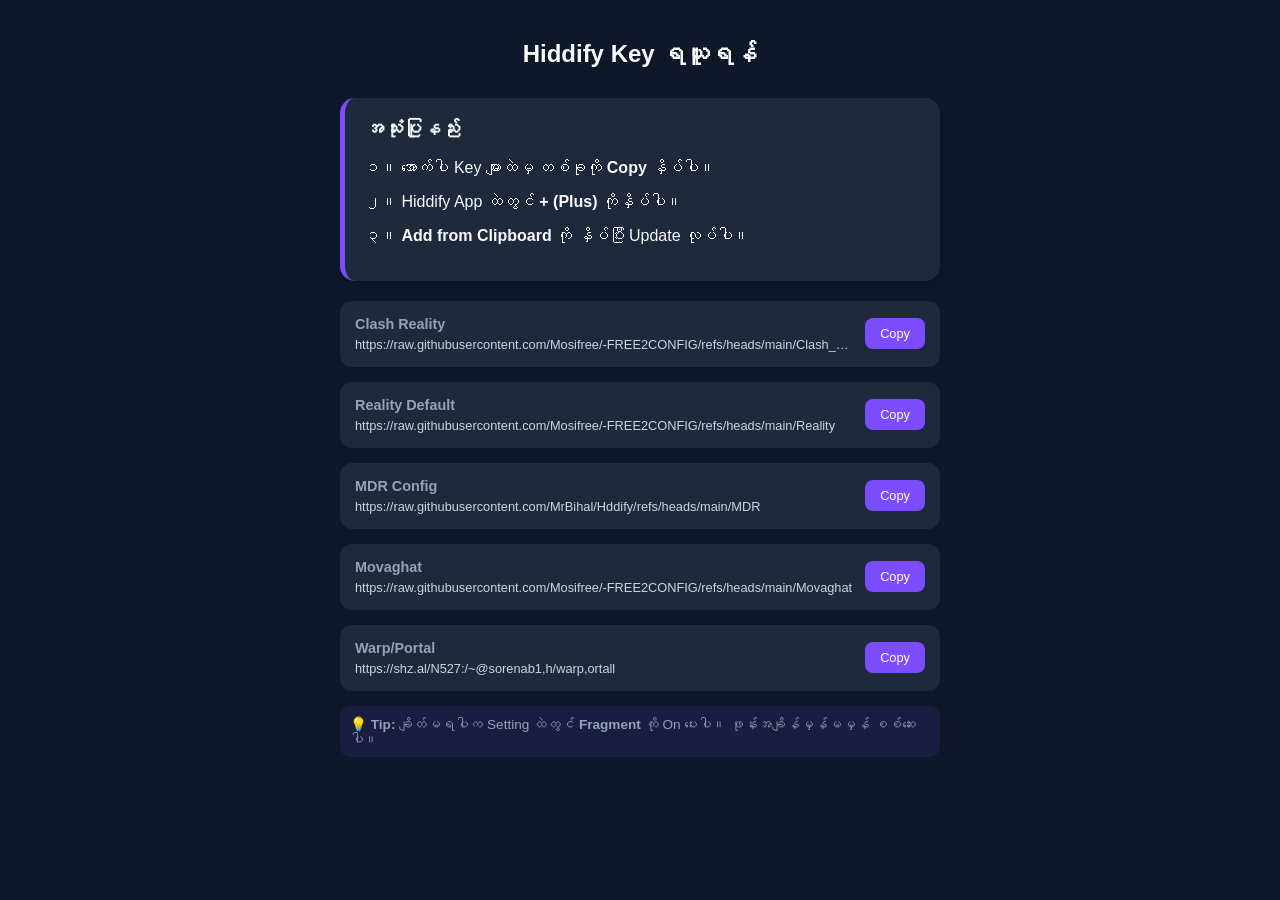
<file: Vpnkey.html>
<!DOCTYPE html>
<html lang="my">
<head>
    <meta charset="UTF-8">
    <meta name="viewport" content="width=device-width, initial-scale=1.0">
    <title>Hiddify Key Manager</title>
    <style>
        :root {
            --primary-color: #7c4dff;
            --bg-color: #0f172a;
            --card-bg: #1e293b;
            --text-color: #f8fafc;
        }

        body {
            font-family: 'Segoe UI', Tahoma, Geneva, Verdana, sans-serif;
            background-color: var(--bg-color);
            color: var(--text-color);
            margin: 0;
            padding: 20px;
            display: flex;
            flex-direction: column;
            align-items: center;
        }

        .container {
            max-width: 600px;
            width: 100%;
        }

        .header {
            text-align: center;
            margin-bottom: 30px;
        }

        .instruction-card {
            background: var(--card-bg);
            padding: 20px;
            border-radius: 15px;
            margin-bottom: 20px;
            border-left: 5px solid var(--primary-color);
            box-shadow: 0 4px 6px -1px rgba(0, 0, 0, 0.1);
        }

        .key-card {
            background: var(--card-bg);
            padding: 15px;
            border-radius: 12px;
            margin-bottom: 15px;
            display: flex;
            justify-content: space-between;
            align-items: center;
            transition: transform 0.2s;
        }

        .key-card:hover {
            transform: translateY(-2px);
        }

        .key-info {
            overflow: hidden;
            margin-right: 10px;
        }

        .key-name {
            font-weight: bold;
            font-size: 0.9rem;
            color: #94a3b8;
            margin-bottom: 5px;
        }

        .key-url {
            font-size: 0.8rem;
            white-space: nowrap;
            overflow: hidden;
            text-overflow: ellipsis;
            color: #cbd5e1;
        }

        .copy-btn {
            background-color: var(--primary-color);
            color: white;
            border: none;
            padding: 8px 15px;
            border-radius: 8px;
            cursor: pointer;
            font-size: 0.8rem;
            white-space: nowrap;
        }

        .copy-btn:active {
            opacity: 0.8;
        }

        .footer-note {
            font-size: 0.85rem;
            color: #94a3b8;
            background: rgba(124, 77, 255, 0.1);
            padding: 10px;
            border-radius: 10px;
            margin-top: 10px;
        }
    </style>
</head>
<body>

<div class="container">
    <div class="header">
        <h2>Hiddify Key ရယူရန်</h2>
    </div>

    <div class="instruction-card">
        <h3 style="margin-top: 0;">အသုံးပြုနည်း</h3>
        <p>၁။ အောက်ပါ Key များထဲမှ တစ်ခုကို <b>Copy</b> နှိပ်ပါ။</p>
        <p>၂။ Hiddify App ထဲတွင် <b>+ (Plus)</b> ကိုနှိပ်ပါ။</p>
        <p>၃။ <b>Add from Clipboard</b> ကို နှိပ်ပြီး Update လုပ်ပါ။</p>
    </div>

    <div id="key-list"></div>

    <div class="footer-note">
        💡 <b>Tip:</b> ချိတ်မရပါက Setting ထဲတွင် <b>Fragment</b> ကို On ပေးပါ။ ဖုန်းအချိန်မှန်မမှန် စစ်ဆေးပါ။
    </div>
</div>

<script>
    const keys = [
        { name: "Clash Reality", url: "https://raw.githubusercontent.com/Mosifree/-FREE2CONFIG/refs/heads/main/Clash_Reality" },
        { name: "Reality Default", url: "https://raw.githubusercontent.com/Mosifree/-FREE2CONFIG/refs/heads/main/Reality" },
        { name: "MDR Config", url: "https://raw.githubusercontent.com/MrBihal/Hddify/refs/heads/main/MDR" },
        { name: "Movaghat", url: "https://raw.githubusercontent.com/Mosifree/-FREE2CONFIG/refs/heads/main/Movaghat" },
        { name: "Warp/Portal", url: "https://shz.al/N527:/~@sorenab1,h/warp,ortall" }
    ];

    const keyList = document.getElementById('key-list');

    keys.forEach(key => {
        const div = document.createElement('div');
        div.className = 'key-card';
        div.innerHTML = `
            <div class="key-info">
                <div class="key-name">${key.name}</div>
                <div class="key-url">${key.url}</div>
            </div>
            <button class="copy-btn" onclick="copyToClipboard('${key.url}', this)">Copy</button>
        `;
        keyList.appendChild(div);
    });

    function copyToClipboard(text, btn) {
        navigator.clipboard.writeText(text).then(() => {
            const originalText = btn.innerText;
            btn.innerText = "Copied!";
            btn.style.backgroundColor = "#22c55e";
            setTimeout(() => {
                btn.innerText = originalText;
                btn.style.backgroundColor = "#7c4dff";
            }, 2000);
        });
    }
</script>

</body>
</html>
</file>
